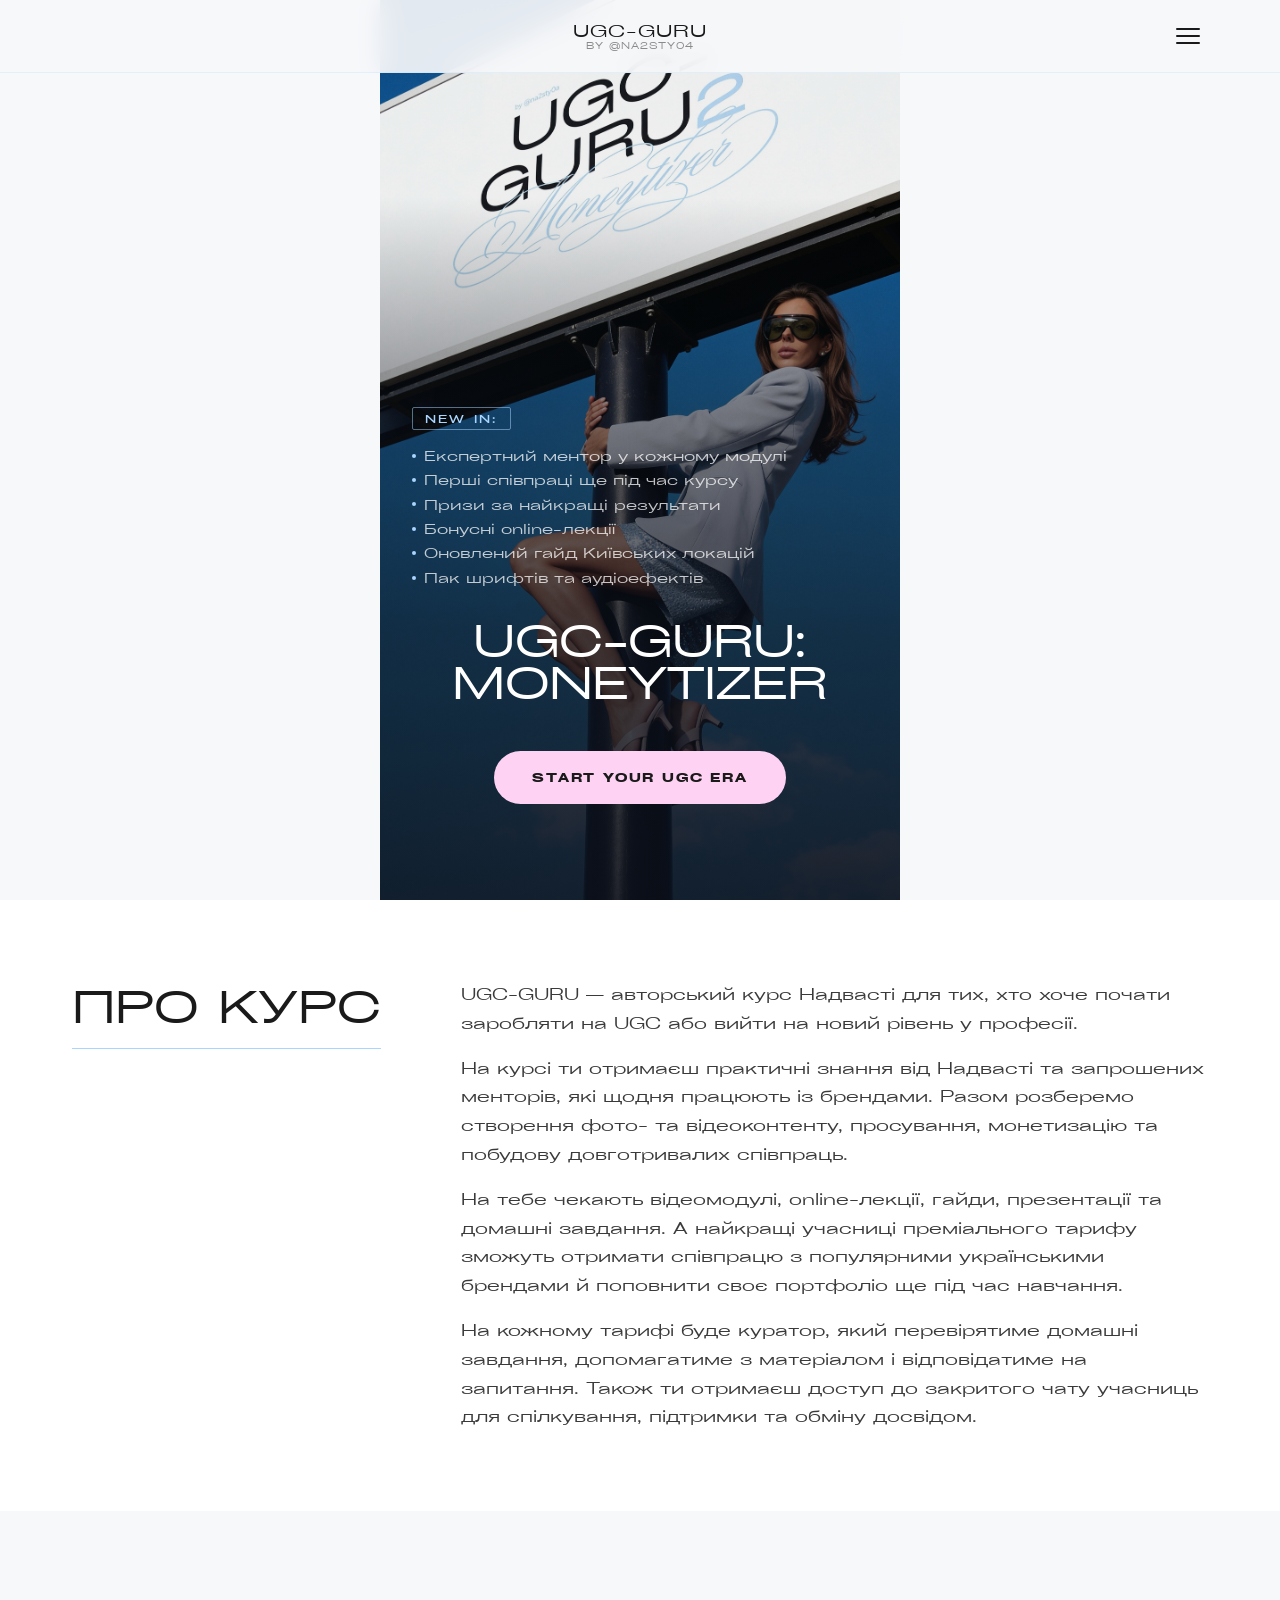
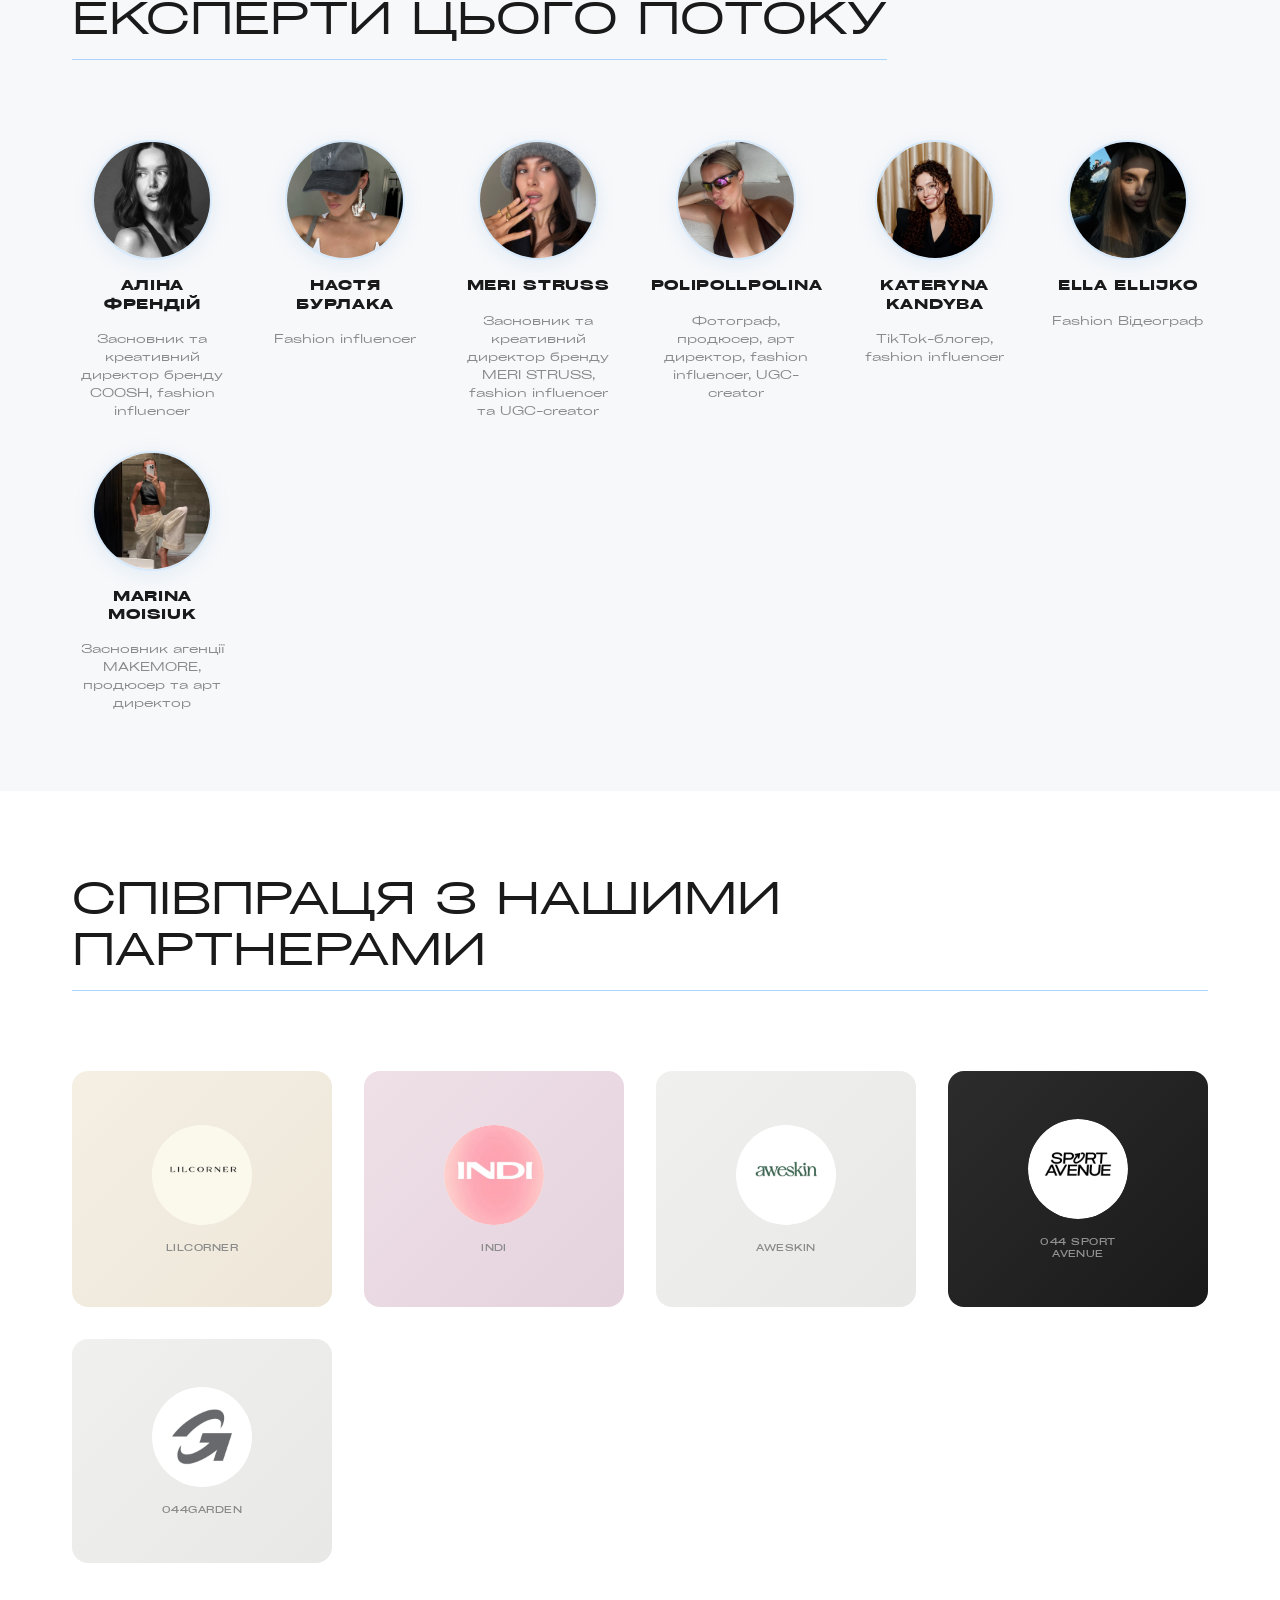
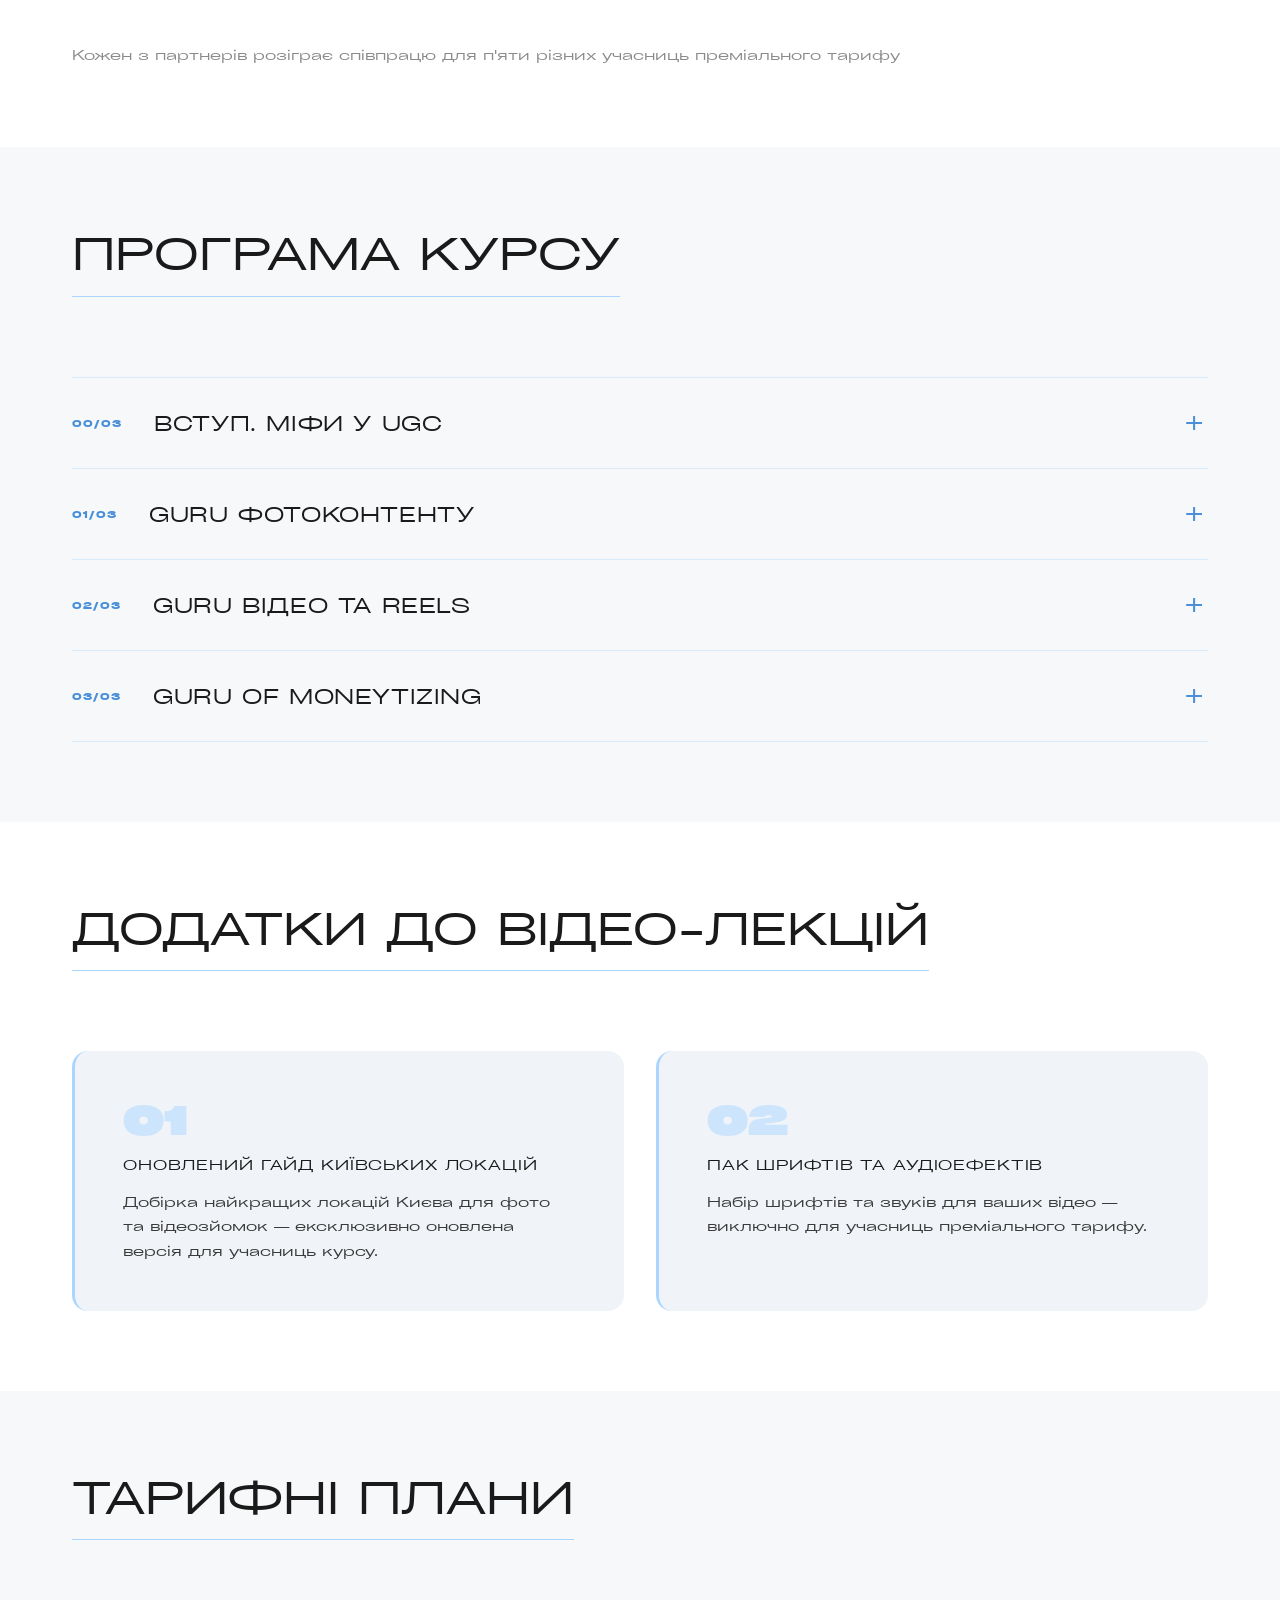
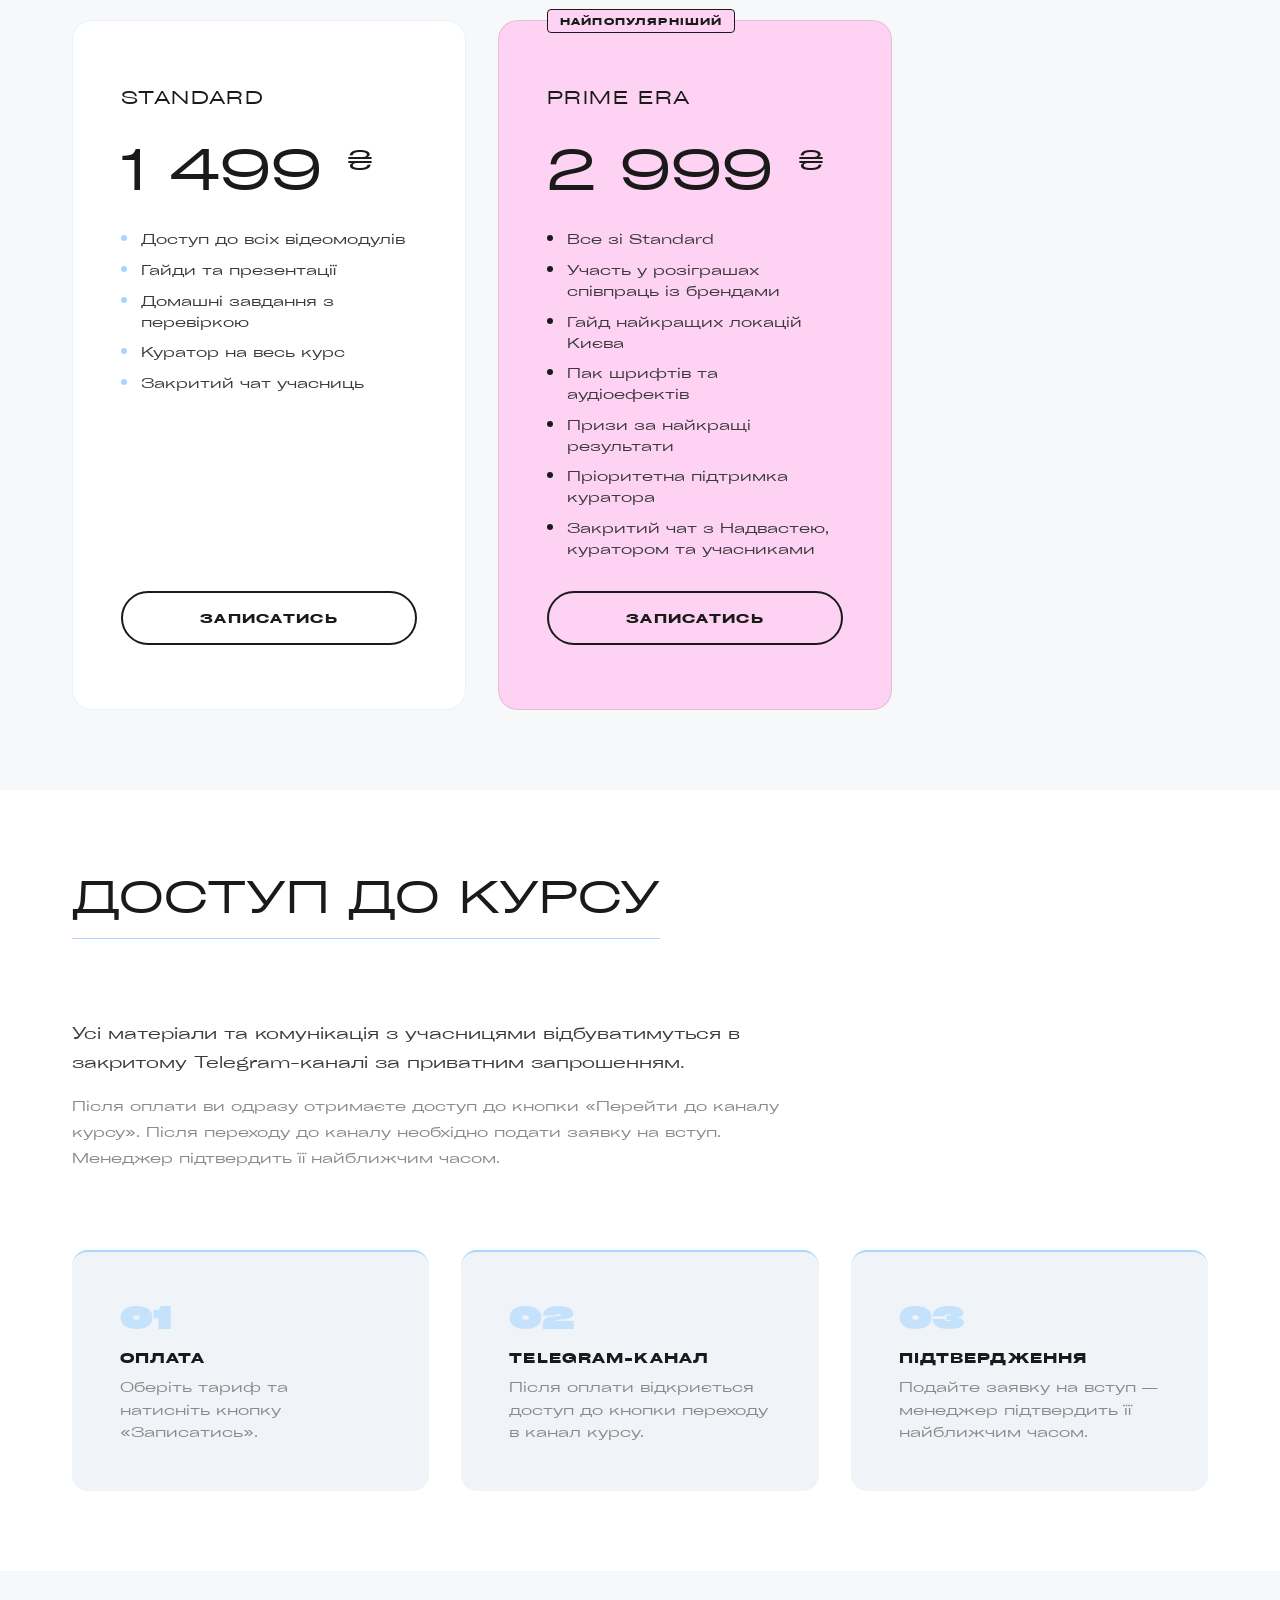
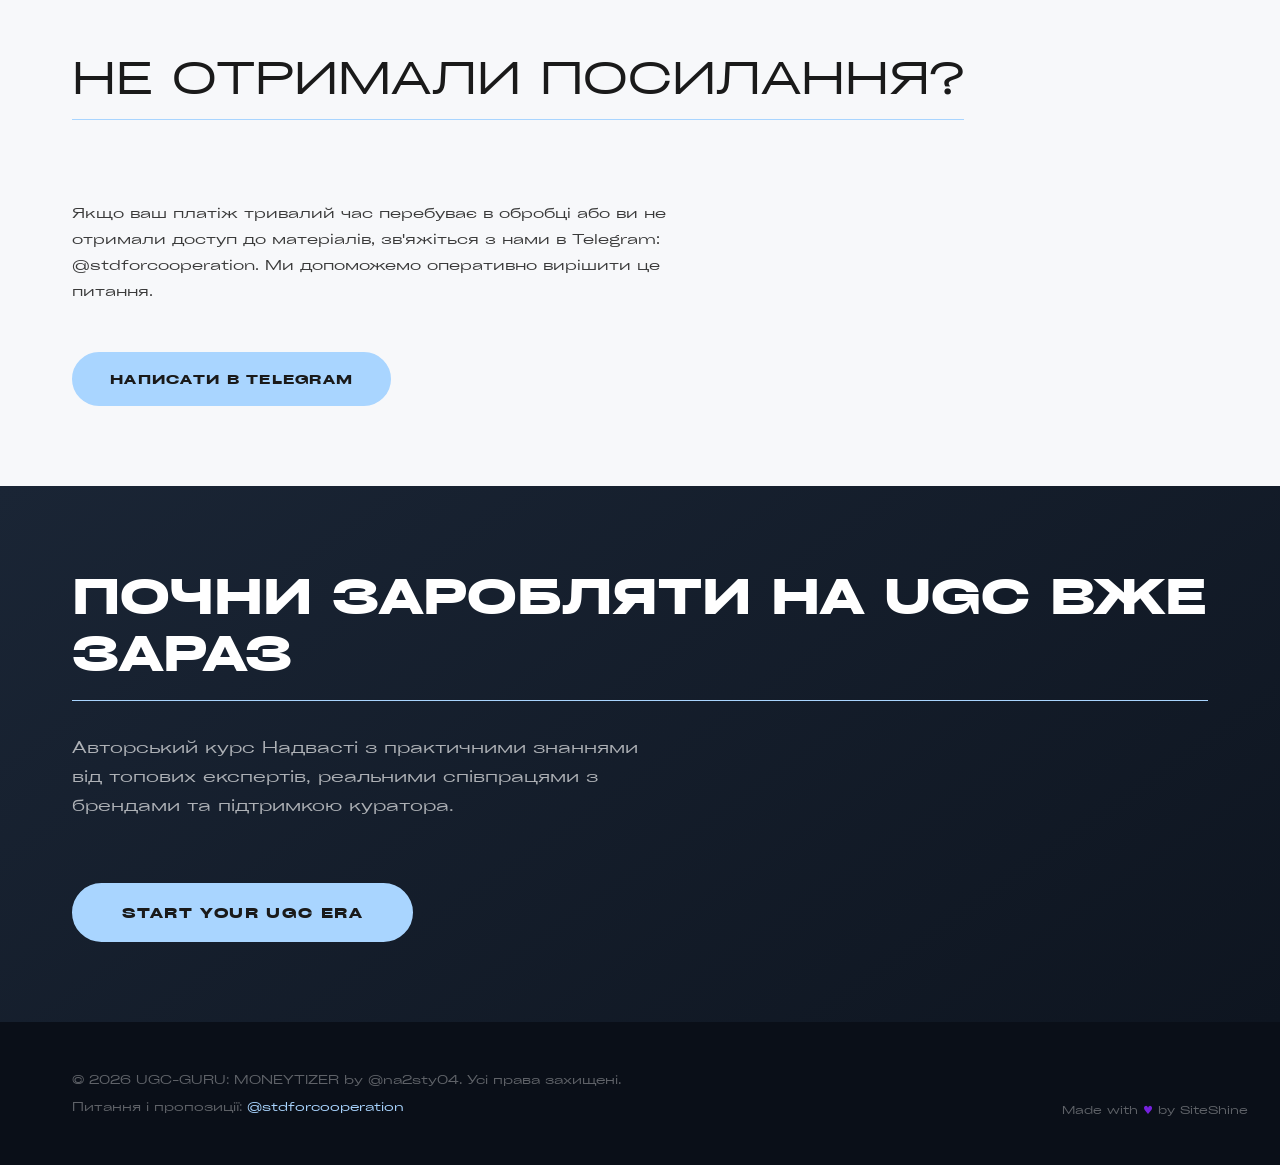
<file: index.html>
<!DOCTYPE html>
<html lang="uk">
<head>
    <meta charset="UTF-8">
    <meta name="viewport" content="width=device-width, initial-scale=1.0">
    <title>UGC-GURU: MONEYTIZER — Авторський курс від Надвасті</title>
    <meta name="description" content="UGC-GURU — авторський курс Надвасті для тих, хто хоче почати заробляти на UGC або вийти на новий рівень у професії.">
    <link rel="preload" href="images/hero.jpg" as="image">
    <link rel="stylesheet" href="styles.css">
</head>
<body>

    <header class="header">
        <div class="header-container">
            <div class="logo">
                <span class="logo-title">UGC-GURU</span>
                <span class="logo-sub">BY @NA2STY04</span>
            </div>
            <button class="hamburger" aria-label="Меню" aria-expanded="false">
                <span></span><span></span><span></span>
            </button>
        </div>
    </header>

    <div class="nav-overlay" id="nav-overlay"></div>
    <nav class="nav-menu" id="nav-menu">
        <button class="nav-close" id="nav-close" aria-label="Закрити меню">&#x2715;</button>
        <a href="#about">ПРО КУРС</a>
        <a href="#experts">ЕКСПЕРТИ</a>
        <a href="#modules">ПРОГРАМА</a>
        <a href="#partners">ПАРТНЕРИ</a>
        <a href="#pricing">ТАРИФИ</a>
        <a href="#pricing" class="cta-btn cta-btn-primary">ЗАПИСАТИСЬ</a>
    </nav>

    <main>

        <!-- HERO -->
        <section class="hero">
            <img src="images/hero.jpg" alt="UGC-GURU: MONEYTIZER" class="hero-img">
            <div class="hero-overlay"></div>
            <div class="hero-content">
                <div class="hero-badge">NEW IN:</div>
                <ul class="hero-new-list">
                    <li>Експертний ментор у кожному модулі</li>
                    <li>Перші співпраці ще під час курсу</li>
                    <li>Призи за найкращі результати</li>
                    <li>Бонусні online-лекції</li>
                    <li>Оновлений гайд Київських локацій</li>
                    <li>Пак шрифтів та аудіоефектів</li>
                </ul>
                <h1 class="hero-title">UGC-GURU:<br>MONEYTIZER</h1>
                <a href="#pricing" class="cta-btn cta-btn-hero">START YOUR UGC ERA</a>
            </div>
        </section>

        <!-- ABOUT -->
        <section id="about" class="section about-section">
            <div class="container">
                <div class="about-layout">
                    <h2 class="section-title about-title">ПРО КУРС</h2>
                    <div class="about-text">
                        <p>UGC-GURU — авторський курс Надвасті для тих, хто хоче почати заробляти на UGC або вийти на новий рівень у професії.</p>
                        <p>На курсі ти отримаєш практичні знання від Надвасті та запрошених менторів, які щодня працюють із брендами. Разом розберемо створення фото- та відеоконтенту, просування, монетизацію та побудову довготривалих співпраць.</p>
                        <p>На тебе чекають відеомодулі, online-лекції, гайди, презентації та домашні завдання. А найкращі учасниці преміального тарифу зможуть отримати співпрацю з популярними українськими брендами й поповнити своє портфоліо ще під час навчання.</p>
                        <p>На кожному тарифі буде куратор, який перевірятиме домашні завдання, допомагатиме з матеріалом і відповідатиме на запитання. Також ти отримаєш доступ до закритого чату учасниць для спілкування, підтримки та обміну досвідом.</p>
                    </div>
                </div>
            </div>
        </section>

        <!-- EXPERTS -->
        <section id="experts" class="section experts-section">
            <div class="container">
                <h2 class="section-title">ЕКСПЕРТИ ЦЬОГО ПОТОКУ</h2>
                <div class="experts-grid">
                    <div class="expert-card">
                        <div class="expert-photo-wrap">
                            <img src="images/expert-alina.png" alt="Аліна Френдій" class="expert-photo">
                        </div>
                        <h3 class="expert-name">Аліна Френдій</h3>
                        <p class="expert-title">Засновник та креативний директор бренду COOSH, fashion influencer</p>
                    </div>
                    <div class="expert-card">
                        <div class="expert-photo-wrap">
                            <img src="images/expert-nastya.png" alt="Настя Бурлака" class="expert-photo">
                        </div>
                        <h3 class="expert-name">Настя Бурлака</h3>
                        <p class="expert-title">Fashion influencer</p>
                    </div>
                    <div class="expert-card">
                        <div class="expert-photo-wrap">
                            <img src="images/expert-meri.png" alt="Meri Struss" class="expert-photo">
                        </div>
                        <h3 class="expert-name">Meri Struss</h3>
                        <p class="expert-title">Засновник та креативний директор бренду MERI STRUSS, fashion influencer та UGC-creator</p>
                    </div>
                    <div class="expert-card">
                        <div class="expert-photo-wrap">
                            <img src="images/expert-polina.png" alt="Polipollpolina" class="expert-photo">
                        </div>
                        <h3 class="expert-name">Polipollpolina</h3>
                        <p class="expert-title">Фотограф, продюсер, арт директор, fashion influencer, UGC-creator</p>
                    </div>
                    <div class="expert-card">
                        <div class="expert-photo-wrap">
                            <img src="images/expert-kateryna.png" alt="Kateryna Kandyba" class="expert-photo">
                        </div>
                        <h3 class="expert-name">Kateryna Kandyba</h3>
                        <p class="expert-title">TikTok-блогер, fashion influencer</p>
                    </div>
                    <div class="expert-card">
                        <div class="expert-photo-wrap">
                            <img src="images/expert-ella.png" alt="Ella Ellijko" class="expert-photo">
                        </div>
                        <h3 class="expert-name">Ella Ellijko</h3>
                        <p class="expert-title">Fashion Відеограф</p>
                    </div>
                    <div class="expert-card">
                        <div class="expert-photo-wrap">
                            <img src="images/expert-marina.png" alt="Marina Moisiuk" class="expert-photo">
                        </div>
                        <h3 class="expert-name">Marina Moisiuk</h3>
                        <p class="expert-title">Засновник агенції MAKEMORE, продюсер та арт директор</p>
                    </div>
                </div>
            </div>
        </section>

        <!-- PARTNERS -->
        <section id="partners" class="section partners-section">
            <div class="container">
                <h2 class="section-title">СПІВПРАЦЯ З НАШИМИ ПАРТНЕРАМИ</h2>
                <div class="partners-grid">
                    <div class="partner-card partner-card--cream">
                        <div class="partner-logo-wrap">
                            <img src="images/logo-lilcorner.png" alt="LILCORNER" class="partner-logo-img">
                        </div>
                        <p class="partner-handle">LILCORNER</p>
                    </div>
                    <div class="partner-card partner-card--rose">
                        <div class="partner-logo-wrap">
                            <img src="images/logo-indi.png" alt="INDI" class="partner-logo-img">
                        </div>
                        <p class="partner-handle">INDI</p>
                    </div>
                    <div class="partner-card partner-card--white">
                        <div class="partner-logo-wrap">
                            <img src="images/logo-aweskin.png" alt="AWESKIN" class="partner-logo-img">
                        </div>
                        <p class="partner-handle">AWESKIN</p>
                    </div>
                    <div class="partner-card partner-card--dark">
                        <div class="partner-logo-wrap">
                            <img src="images/logo-sportavenue.png" alt="044 SPORT AVENUE" class="partner-logo-img">
                        </div>
                        <p class="partner-handle">044 SPORT<br>AVENUE</p>
                    </div>
                    <div class="partner-card partner-card--white partner-card--last">
                        <div class="partner-logo-wrap">
                            <img class="partner-logo-img" src="images/logo-044garden.png" alt="044GARDEN">
                        </div>
                        <p class="partner-handle">044GARDEN</p>
                    </div>
                </div>
                <p class="partners-footer">Кожен з партнерів розіграє співпрацю для п'яти різних учасниць преміального тарифу</p>
            </div>
        </section>

        <!-- MODULES -->
        <section id="modules" class="section modules-section">
            <div class="container">
                <h2 class="section-title">ПРОГРАМА КУРСУ</h2>
                <div class="modules-list">

                    <div class="module-item">
                        <button class="module-header" aria-expanded="false">
                            <div class="module-header-left">
                                <span class="module-num">00/03</span>
                                <span class="module-name">Вступ. Міфи у UGC</span>
                            </div>
                            <span class="module-toggle" aria-hidden="true">+</span>
                        </button>
                        <div class="module-body" hidden>
                            <ul class="module-topics">
                                <li>Актуальність UGC у 2026-му році</li>
                                <li>Гроші у UGC: казка утриманок чи новий шанс?</li>
                                <li>Страхи новачків: осуд та конкуренція</li>
                                <li>Чому варто починати прямо зараз?</li>
                            </ul>
                            <div class="module-prize">
                                <span class="prize-badge">РОЗІГРАШ</span>
                                Співпраця з брендом AWESKIN — виключно для учасниць преміального тарифу
                            </div>
                        </div>
                    </div>

                    <div class="module-item">
                        <button class="module-header" aria-expanded="false">
                            <div class="module-header-left">
                                <span class="module-num">01/03</span>
                                <span class="module-name">Guru фотоконтенту</span>
                            </div>
                            <span class="module-toggle" aria-hidden="true">+</span>
                        </button>
                        <div class="module-body" hidden>
                            <div class="module-block">
                                <h4 class="module-block-title">Блок 1: Архітектура кадру × Polipollpolina</h4>
                                <ul class="module-topics">
                                    <li>Налаштування камери</li>
                                    <li>Робота зі світлом</li>
                                    <li>Побудова кадру</li>
                                    <li>UGC-інвентар</li>
                                </ul>
                            </div>
                            <div class="module-block">
                                <h4 class="module-block-title">Блок 2: Візуальний інтелект × Meri Struss</h4>
                                <ul class="module-topics">
                                    <li>Які фото сьогодні найбільше замовляють бренди</li>
                                    <li>Як розвинути надивленість і власний стиль</li>
                                    <li>Як шукати локації для зйомок</li>
                                    <li>Формула "лайкабельних фото"</li>
                                    <li>Портфоліо, що продає</li>
                                </ul>
                                <p class="module-bonus">Бонус: Оновлений гайд найкращих локацій Києва</p>
                            </div>
                            <div class="module-block">
                                <h4 class="module-block-title">Блок 3: Бачення бренду × Аліна Френдій</h4>
                                <ul class="module-topics">
                                    <li>Як COOSH обирає UGC-креаторів</li>
                                    <li>Який контент сьогодні потрібен COOSH?</li>
                                    <li>Різниця красивого кадру та сильного UGC</li>
                                    <li>Як виділятися на фоні конкурентів?</li>
                                    <li>Помилки у контенті, що відштовхують бренди</li>
                                    <li>Баланс між ТЗ і творчістю</li>
                                    <li>Що робити, якщо бренд незадоволений результатом</li>
                                </ul>
                            </div>
                            <div class="module-prize">
                                <span class="prize-badge">РОЗІГРАШ</span>
                                Співпраця з брендом INDI — виключно для учасниць преміального тарифу
                            </div>
                        </div>
                    </div>

                    <div class="module-item">
                        <button class="module-header" aria-expanded="false">
                            <div class="module-header-left">
                                <span class="module-num">02/03</span>
                                <span class="module-name">Guru відео та Reels</span>
                            </div>
                            <span class="module-toggle" aria-hidden="true">+</span>
                        </button>
                        <div class="module-body" hidden>
                            <div class="module-block">
                                <h4 class="module-block-title">Блок 1: Архітектура відеокадру × Polipollpolina</h4>
                                <ul class="module-topics">
                                    <li>Налаштування камери</li>
                                    <li>Предметна зйомка</li>
                                    <li>Поведінка у кадрі</li>
                                    <li>Подача товару</li>
                                </ul>
                            </div>
                            <div class="module-block">
                                <h4 class="module-block-title">Блок 2: Анатомія Reels</h4>
                                <ul class="module-topics">
                                    <li>Яких форматів потребує індустрія</li>
                                    <li>Надивленість, Copypast та адаптація трендів</li>
                                    <li>Секрети "зальотних" Reels</li>
                                    <li>Безкоштовно та дієво: просування завдяки Reels</li>
                                </ul>
                            </div>
                            <div class="module-block">
                                <h4 class="module-block-title">Блок 3: Guru монтажу × Ella Ellijko</h4>
                                <ul class="module-topics">
                                    <li>Тенденції монтажу в 2026-му році</li>
                                    <li>Найкращі застосунки для монтажу</li>
                                    <li>Робота з текстом та шрифтами</li>
                                    <li>Робота з аудіоефектами</li>
                                    <li>Робота з ефектами та пропорціями</li>
                                </ul>
                                <p class="module-bonus">Бонус: Набір шрифтів та звуків — виключно для учасниць преміального тарифу</p>
                            </div>
                            <div class="module-prize">
                                <span class="prize-badge">РОЗІГРАШ</span>
                                Співпраця з брендом LILCORNER — виключно для учасниць преміального тарифу
                            </div>
                        </div>
                    </div>

                    <div class="module-item">
                        <button class="module-header" aria-expanded="false">
                            <div class="module-header-left">
                                <span class="module-num">03/03</span>
                                <span class="module-name">Guru of MONEYTIZING</span>
                            </div>
                            <span class="module-toggle" aria-hidden="true">+</span>
                        </button>
                        <div class="module-body" hidden>
                            <div class="module-block">
                                <h4 class="module-block-title">Блок 1: Просування у 2026-му році</h4>
                                <ul class="module-topics">
                                    <li>Актуальне просування фотоконтенту</li>
                                    <li>Необхідність побудови ком'юніті</li>
                                    <li>Як виходити на співпрацю з брендами у 2026-му році</li>
                                </ul>
                            </div>
                            <div class="module-block">
                                <h4 class="module-block-title">Блок 2: MONEYTIZER × Meri Struss</h4>
                                <ul class="module-topics">
                                    <li>Перехід від бартеру до комерції</li>
                                    <li>Ціноутворення: формування прайсу та умов співпраці</li>
                                    <li>Реальний рівень доходу у UGC — який потолок?</li>
                                </ul>
                            </div>
                            <div class="module-block">
                                <h4 class="module-block-title">Блок 3: Професійна комунікація з брендами × Marina Moisiuk</h4>
                                <ul class="module-topics">
                                    <li>Портрет креатора, з яким працюють знову і знову</li>
                                    <li>Помилки, які коштують нових проектів</li>
                                    <li>Як бути максимально цінним для бренду?</li>
                                    <li>Порада, яка змінює кар'єру UGC-креатора</li>
                                </ul>
                            </div>
                            <div class="module-prize">
                                <span class="prize-badge">РОЗІГРАШ</span>
                                Співпраця з брендами 044GARDEN & 044 SPORT AVENUE — виключно для учасниць преміального тарифу
                            </div>
                        </div>
                    </div>

                </div>
            </div>
        </section>

        <!-- BONUSES -->
        <section id="bonuses" class="section bonuses-section">
            <div class="container">
                <h2 class="section-title">ДОДАТКИ ДО ВІДЕО-ЛЕКЦІЙ</h2>
                <div class="bonuses-grid">
                    <div class="bonus-item">
                        <span class="bonus-number">01</span>
                        <h3>ОНОВЛЕНИЙ ГАЙД КИЇВСЬКИХ ЛОКАЦІЙ</h3>
                        <p>Добірка найкращих локацій Києва для фото та відеозйомок — ексклюзивно оновлена версія для учасниць курсу.</p>
                    </div>
                    <div class="bonus-item">
                        <span class="bonus-number">02</span>
                        <h3>ПАК ШРИФТІВ ТА АУДІОЕФЕКТІВ</h3>
                        <p>Набір шрифтів та звуків для ваших відео — виключно для учасниць преміального тарифу.</p>
                    </div>
                </div>
            </div>
        </section>

        <!-- PRICING -->
        <section id="pricing" class="section pricing-section">
            <div class="container">
                <h2 class="section-title">ТАРИФНІ ПЛАНИ</h2>
                <div class="pricing-grid">
                    <div class="pricing-card">
                        <div class="pricing-tier">STANDARD</div>
                        <div class="pricing-price">1 499 <span class="pricing-currency">₴</span></div>
                        <ul class="pricing-features">
                            <li>Доступ до всіх відеомодулів</li>
                            <li>Гайди та презентації</li>
                            <li>Домашні завдання з перевіркою</li>
                            <li>Куратор на весь курс</li>
                            <li>Закритий чат учасниць</li>
                        </ul>
                        <a href="https://secure.wayforpay.com/button/b81f0e0324ac9" class="cta-btn cta-btn-secondary pricing-btn">ЗАПИСАТИСЬ</a>
                    </div>
                    <div class="pricing-card pricing-card--prime">
                        <div class="pricing-tier-badge">НАЙПОПУЛЯРНІШИЙ</div>
                        <div class="pricing-tier">PRIME ERA</div>
                        <div class="pricing-price">2 999 <span class="pricing-currency">₴</span></div>
                        <ul class="pricing-features">
                            <li>Все зі Standard</li>
                            <li>Участь у розіграшах співпраць із брендами</li>
                            <li>Гайд найкращих локацій Києва</li>
                            <li>Пак шрифтів та аудіоефектів</li>
                            <li>Призи за найкращі результати</li>
                            <li>Пріоритетна підтримка куратора</li>
                            <li>Закритий чат з Надвастею, куратором та учасниками</li>
                        </ul>
                        <a href="https://secure.wayforpay.com/button/bf1712152a7cb" class="cta-btn cta-btn-primary pricing-btn">ЗАПИСАТИСЬ</a>
                    </div>
                </div>
            </div>
        </section>

        <!-- ACCESS -->
        <section id="access" class="section access-section">
            <div class="container">
                <h2 class="section-title">ДОСТУП ДО КУРСУ</h2>
                <p class="access-intro">Усі матеріали та комунікація з учасницями відбуватимуться в закритому Telegram-каналі за приватним запрошенням.</p>
                <p class="access-note">Після оплати ви одразу отримаєте доступ до кнопки «Перейти до каналу курсу». Після переходу до каналу необхідно подати заявку на вступ. Менеджер підтвердить її найближчим часом.</p>
                <div class="steps-grid">
                    <div class="step">
                        <span class="step-number">01</span>
                        <h4>ОПЛАТА</h4>
                        <p>Оберіть тариф та натисніть кнопку «Записатись».</p>
                    </div>
                    <div class="step">
                        <span class="step-number">02</span>
                        <h4>TELEGRAM-КАНАЛ</h4>
                        <p>Після оплати відкриється доступ до кнопки переходу в канал курсу.</p>
                    </div>
                    <div class="step">
                        <span class="step-number">03</span>
                        <h4>ПІДТВЕРДЖЕННЯ</h4>
                        <p>Подайте заявку на вступ — менеджер підтвердить її найближчим часом.</p>
                    </div>
                </div>
            </div>
        </section>

        <!-- SUPPORT -->
        <section class="section support-section">
            <div class="container">
                <h2 class="section-title">НЕ ОТРИМАЛИ ПОСИЛАННЯ?</h2>
                <p class="support-text">Якщо ваш платіж тривалий час перебуває в обробці або ви не отримали доступ до матеріалів, зв'яжіться з нами в Telegram: @stdforcooperation. Ми допоможемо оперативно вирішити це питання.</p>
                <a href="https://telegram.me/stdforcooperation" class="cta-btn cta-btn-primary">НАПИСАТИ В TELEGRAM</a>
            </div>
        </section>

        <!-- FINAL CTA -->
        <section class="section final-section">
            <div class="container">
                <h2 class="final-title">ПОЧНИ ЗАРОБЛЯТИ НА UGC ВЖЕ ЗАРАЗ</h2>
                <p class="final-subtitle">Авторський курс Надвасті з практичними знаннями від топових експертів, реальними співпрацями з брендами та підтримкою куратора.</p>
                <a href="#pricing" class="cta-btn cta-btn-primary cta-btn-large">START YOUR UGC ERA</a>
            </div>
        </section>

    </main>

    <footer class="footer">
        <div class="footer-content">
            <p>&copy; 2026 UGC-GURU: MONEYTIZER by @na2sty04. Усі права захищені.</p>
            <p class="footer-contact">Питання і пропозиції: <a href="https://telegram.me/stdforcooperation">@stdforcooperation</a></p>
        </div>
        <p class="footer-credit">Made with <span class="footer-heart">♥</span> by <a href="https://siteshine.net" target="_blank" rel="noopener" class="footer-credit-link">SiteShine</a></p>
    </footer>

    <script src="script.js"></script>
</body>
</html>
</file>
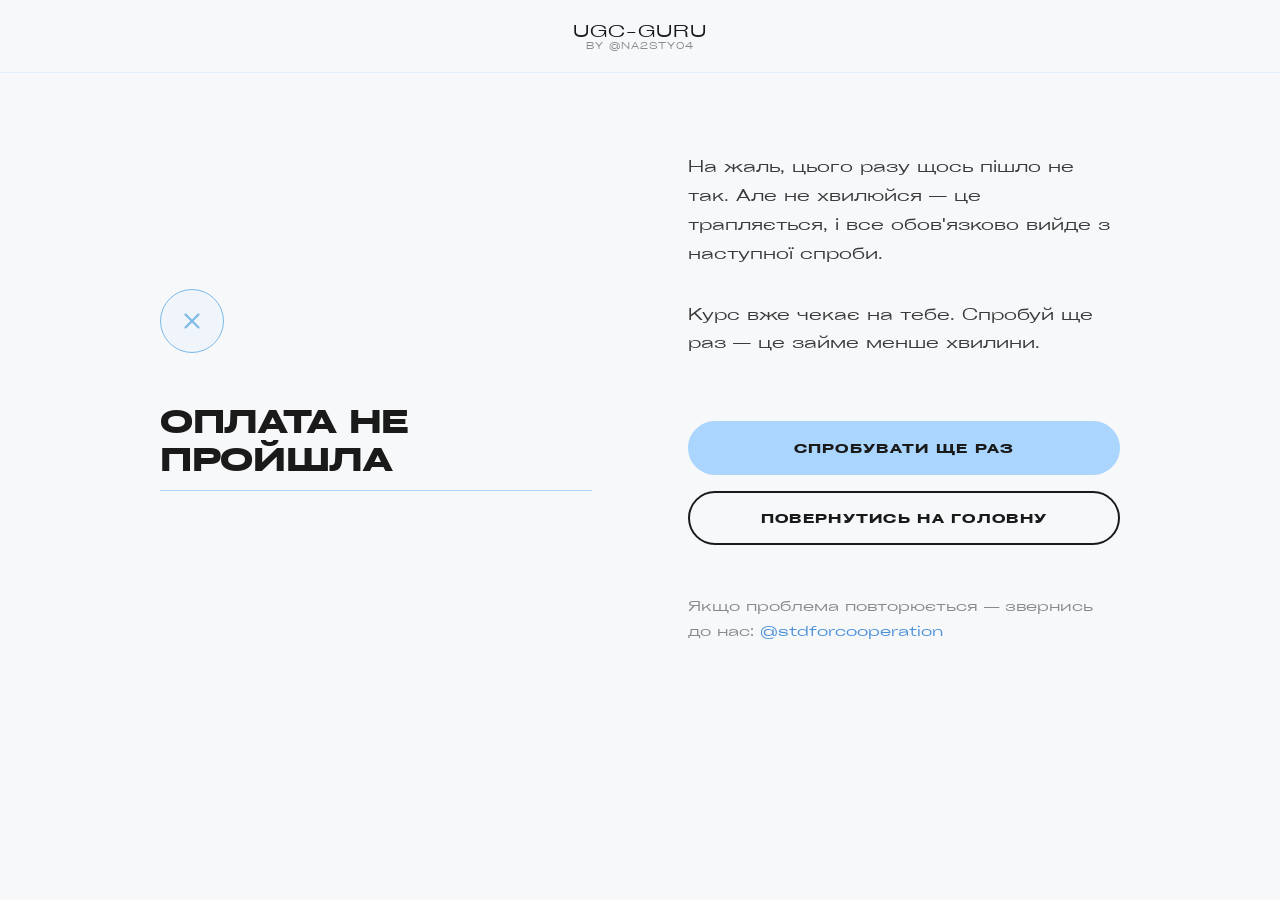
<file: cancel.html>
<!DOCTYPE html>
<html lang="uk">
<head>
    <meta charset="UTF-8">
    <meta name="viewport" content="width=device-width, initial-scale=1.0">
    <title>Оплата не пройшла — UGC-GURU</title>
    <link rel="stylesheet" href="styles.css">
    <style>
        .status-page {
            min-height: calc(100svh - 72px);
            display: flex;
            align-items: center;
            justify-content: center;
            padding: var(--space-3xl) var(--space-md);
        }
        .status-card {
            max-width: 560px;
            width: 100%;
        }
        .status-icon {
            width: 64px;
            height: 64px;
            border-radius: 50%;
            background: rgba(169, 213, 255, 0.1);
            border: 1px solid var(--azure-mid);
            display: flex;
            align-items: center;
            justify-content: center;
            margin-bottom: var(--space-lg);
        }
        .status-icon svg {
            width: 26px;
            height: 26px;
            stroke: var(--azure-mid);
            fill: none;
            stroke-width: 2;
            stroke-linecap: round;
            stroke-linejoin: round;
        }
        .status-title {
            font-size: clamp(1.75rem, 5vw, 2.75rem);
            font-weight: 700;
            letter-spacing: -0.01em;
            text-transform: uppercase;
            color: var(--text-dark);
            margin-bottom: var(--space-lg);
            padding-bottom: 0.4em;
            border-bottom: 1px solid var(--azure);
            display: inline-block;
            line-height: 1.2;
        }
        .status-body {
            margin-top: var(--space-lg);
        }
        .status-body p {
            font-size: 1rem;
            color: var(--text-primary);
            line-height: 1.8;
            margin-bottom: var(--space-md);
        }
        .status-body p.muted {
            font-size: 0.875rem;
            color: var(--text-secondary);
            margin-top: var(--space-lg);
        }
        .status-body p.muted a {
            color: var(--azure-dark);
        }
        .status-btn-wrap {
            margin-top: var(--space-xl);
            display: flex;
            flex-direction: column;
            gap: var(--space-sm);
        }
        @media (max-width: 768px) {
            .status-btn-wrap .cta-btn {
                display: block;
                width: 100%;
                text-align: center;
            }
        }
        @media (min-width: 1024px) {
            .status-page {
                padding: 2rem 4rem;
            }
            .status-card {
                max-width: 960px;
                display: grid;
                grid-template-columns: 1fr 1fr;
                gap: 6rem;
                align-items: center;
            }
            .status-body {
                margin-top: 0;
            }
            .status-title {
                font-size: 2rem;
            }
        }
    </style>
</head>
<body>
    <header class="header">
        <div class="header-container">
            <a href="/" class="logo" style="text-decoration:none;">
                <span class="logo-title">UGC-GURU</span>
                <span class="logo-sub">BY @NA2STY04</span>
            </a>
        </div>
    </header>

    <main>
        <section class="status-page">
            <div class="status-card">
                <div class="status-left">
                    <div class="status-icon">
                        <svg viewBox="0 0 24 24">
                            <line x1="18" y1="6" x2="6" y2="18"></line>
                            <line x1="6" y1="6" x2="18" y2="18"></line>
                        </svg>
                    </div>
                    <h1 class="status-title">ОПЛАТА НЕ ПРОЙШЛА</h1>
                </div>

                <div class="status-body">
                    <p>На жаль, цього разу щось пішло не так. Але не хвилюйся — це трапляється, і все обов'язково вийде з наступної спроби.</p>
                    <p>Курс вже чекає на тебе. Спробуй ще раз — це займе менше хвилини.</p>

                    <div class="status-btn-wrap">
                        <a href="#pricing" class="cta-btn cta-btn-primary">СПРОБУВАТИ ЩЕ РАЗ</a>
                        <a href="/" class="cta-btn cta-btn-secondary">ПОВЕРНУТИСЬ НА ГОЛОВНУ</a>
                    </div>

                    <p class="muted">Якщо проблема повторюється — звернись до нас: <a href="https://telegram.me/stdforcooperation">@stdforcooperation</a></p>
                </div>
            </div>
        </section>
    </main>
</body>
</html>
</file>
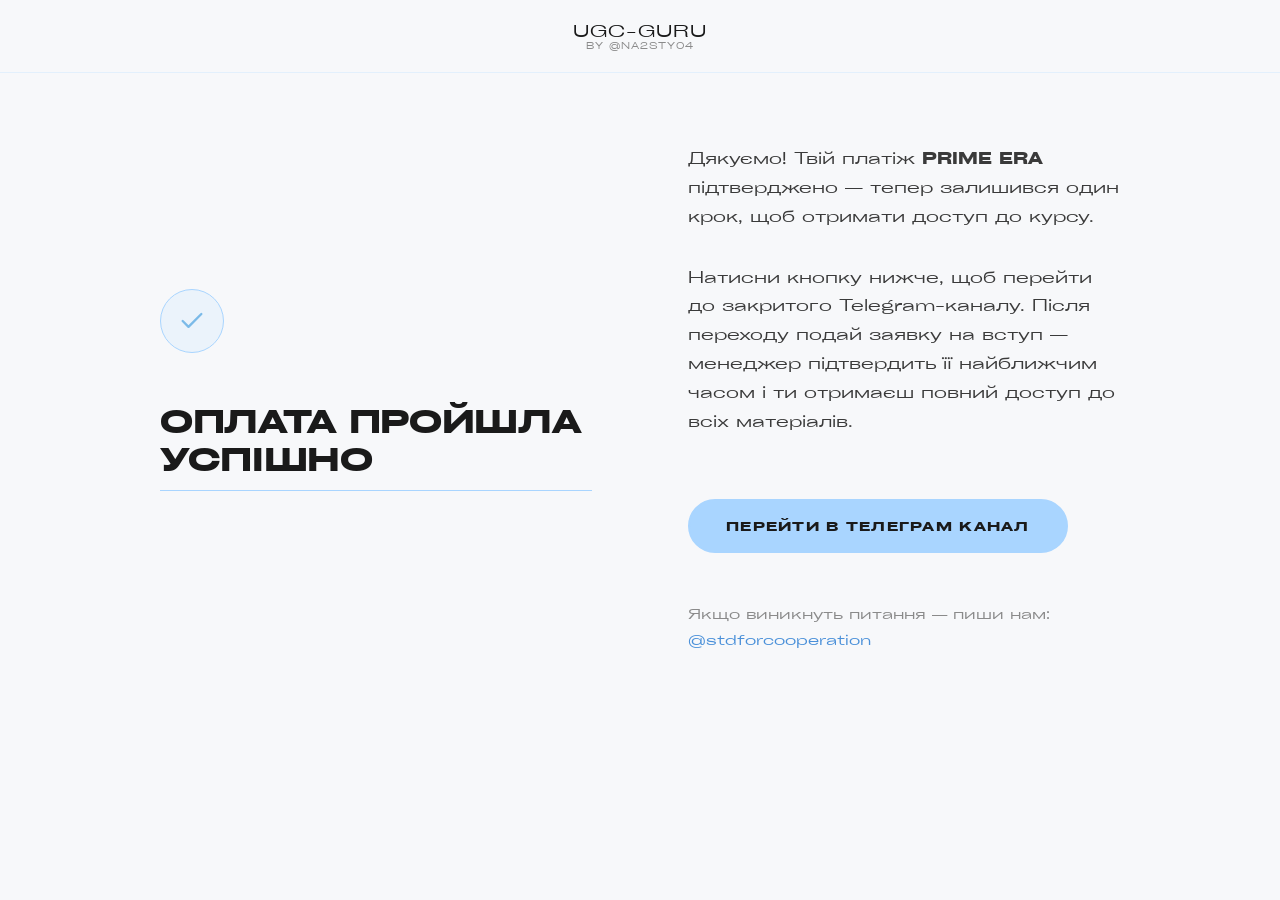
<file: success-prime.html>
<!DOCTYPE html>
<html lang="uk">
<head>
    <meta charset="UTF-8">
    <meta name="viewport" content="width=device-width, initial-scale=1.0">
    <title>Оплата успішна — PRIME ERA | UGC-GURU</title>
    <link rel="stylesheet" href="styles.css">
    <style>
        .status-page {
            min-height: calc(100svh - 72px);
            display: flex;
            align-items: center;
            justify-content: center;
            padding: var(--space-3xl) var(--space-md);
        }
        .status-card {
            max-width: 560px;
            width: 100%;
        }
        .status-icon {
            width: 64px;
            height: 64px;
            border-radius: 50%;
            background: rgba(169, 213, 255, 0.15);
            border: 1px solid var(--azure);
            display: flex;
            align-items: center;
            justify-content: center;
            margin-bottom: var(--space-lg);
        }
        .status-icon svg {
            width: 28px;
            height: 28px;
            stroke: var(--azure-mid);
            fill: none;
            stroke-width: 2;
            stroke-linecap: round;
            stroke-linejoin: round;
        }
        .status-title {
            font-size: clamp(1.75rem, 5vw, 2.75rem);
            font-weight: 700;
            letter-spacing: -0.01em;
            text-transform: uppercase;
            color: var(--text-dark);
            margin-bottom: var(--space-lg);
            padding-bottom: 0.4em;
            border-bottom: 1px solid var(--azure);
            display: inline-block;
            line-height: 1.2;
        }
        .status-body {
            margin-top: var(--space-lg);
        }
        .status-body p {
            font-size: 1rem;
            color: var(--text-primary);
            line-height: 1.8;
            margin-bottom: var(--space-md);
        }
        .status-body p.muted {
            font-size: 0.875rem;
            color: var(--text-secondary);
            margin-top: var(--space-lg);
        }
        .status-body p.muted a {
            color: var(--azure-dark);
        }
        .status-btn-wrap {
            margin-top: var(--space-xl);
        }
        @media (min-width: 1024px) {
            .status-page {
                padding: 2rem 4rem;
            }
            .status-card {
                max-width: 960px;
                display: grid;
                grid-template-columns: 1fr 1fr;
                gap: 6rem;
                align-items: center;
            }
            .status-body {
                margin-top: 0;
            }
            .status-title {
                font-size: 2rem;
            }
        }
    </style>
</head>
<body>
    <header class="header">
        <div class="header-container">
            <a href="/" class="logo" style="text-decoration:none;">
                <span class="logo-title">UGC-GURU</span>
                <span class="logo-sub">BY @NA2STY04</span>
            </a>
        </div>
    </header>

    <main>
        <section class="status-page">
            <div class="status-card">
                <div class="status-left">
                    <div class="status-icon">
                        <svg viewBox="0 0 24 24">
                            <polyline points="20 6 9 17 4 12"></polyline>
                        </svg>
                    </div>
                    <h1 class="status-title">ОПЛАТА ПРОЙШЛА УСПІШНО</h1>
                </div>

                <div class="status-body">
                    <p>Дякуємо! Твій платіж <strong>PRIME ERA</strong> підтверджено — тепер залишився один крок, щоб отримати доступ до курсу.</p>
                    <p>Натисни кнопку нижче, щоб перейти до закритого Telegram-каналу. Після переходу подай заявку на вступ — менеджер підтвердить її найближчим часом і ти отримаєш повний доступ до всіх матеріалів.</p>

                    <div class="status-btn-wrap">
                        <a href="https://t.me/+BPNDNlOfZY9iYWVi" class="cta-btn cta-btn-primary">ПЕРЕЙТИ В ТЕЛЕГРАМ КАНАЛ</a>
                    </div>

                    <p class="muted">Якщо виникнуть питання — пиши нам: <a href="https://telegram.me/stdforcooperation">@stdforcooperation</a></p>
                </div>
            </div>
        </section>
    </main>
</body>
</html>
</file>
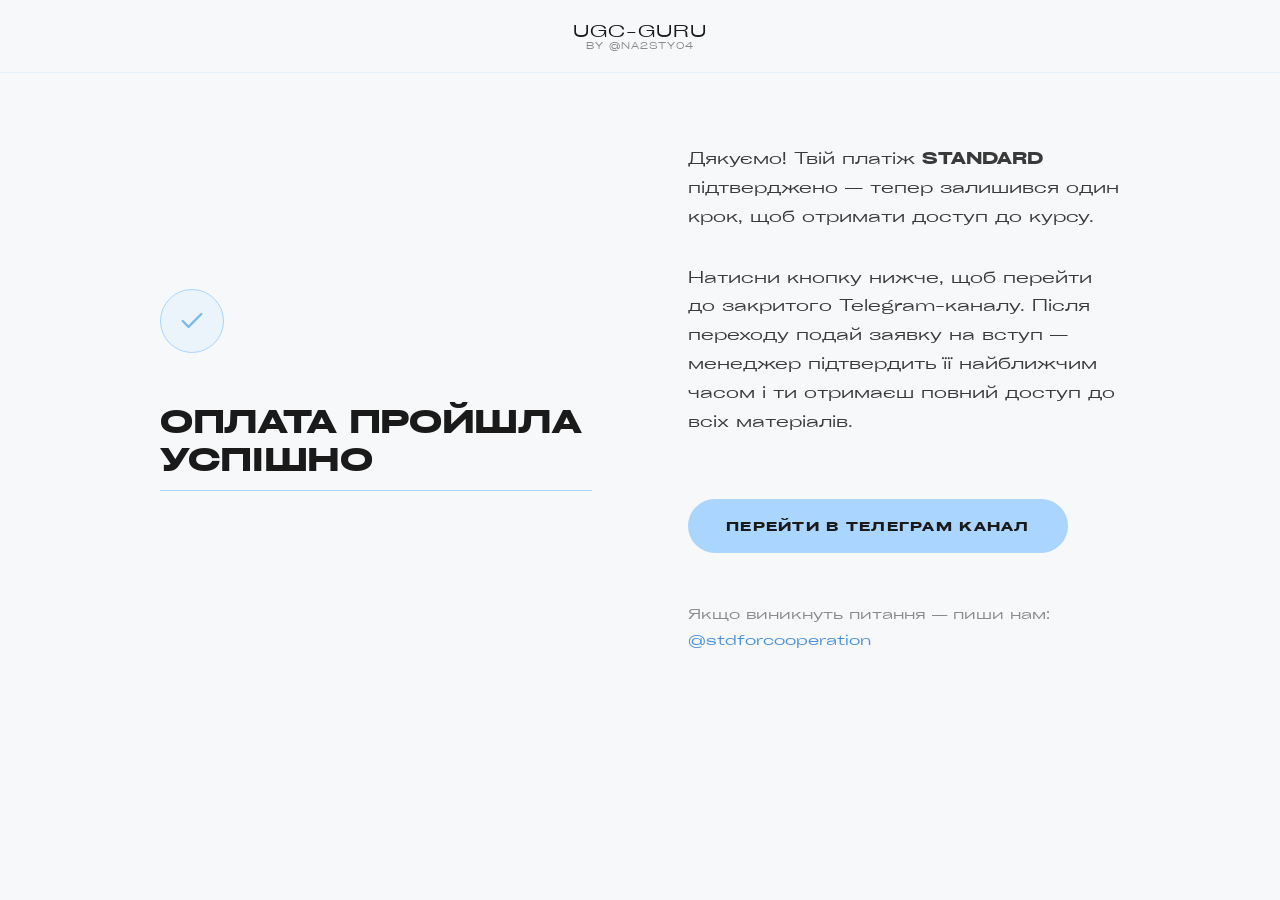
<file: success-standard.html>
<!DOCTYPE html>
<html lang="uk">
<head>
    <meta charset="UTF-8">
    <meta name="viewport" content="width=device-width, initial-scale=1.0">
    <title>Оплата успішна — STANDARD | UGC-GURU</title>
    <link rel="stylesheet" href="styles.css">
    <style>
        .status-page {
            min-height: calc(100svh - 72px);
            display: flex;
            align-items: center;
            justify-content: center;
            padding: var(--space-3xl) var(--space-md);
        }
        .status-card {
            max-width: 560px;
            width: 100%;
        }
        .status-icon {
            width: 64px;
            height: 64px;
            border-radius: 50%;
            background: rgba(169, 213, 255, 0.15);
            border: 1px solid var(--azure);
            display: flex;
            align-items: center;
            justify-content: center;
            margin-bottom: var(--space-lg);
        }
        .status-icon svg {
            width: 28px;
            height: 28px;
            stroke: var(--azure-mid);
            fill: none;
            stroke-width: 2;
            stroke-linecap: round;
            stroke-linejoin: round;
        }
        .status-title {
            font-size: clamp(1.75rem, 5vw, 2.75rem);
            font-weight: 700;
            letter-spacing: -0.01em;
            text-transform: uppercase;
            color: var(--text-dark);
            margin-bottom: var(--space-lg);
            padding-bottom: 0.4em;
            border-bottom: 1px solid var(--azure);
            display: inline-block;
            line-height: 1.2;
        }
        .status-body {
            margin-top: var(--space-lg);
        }
        .status-body p {
            font-size: 1rem;
            color: var(--text-primary);
            line-height: 1.8;
            margin-bottom: var(--space-md);
        }
        .status-body p.muted {
            font-size: 0.875rem;
            color: var(--text-secondary);
            margin-top: var(--space-lg);
        }
        .status-body p.muted a {
            color: var(--azure-dark);
        }
        .status-btn-wrap {
            margin-top: var(--space-xl);
        }
        @media (min-width: 1024px) {
            .status-page {
                padding: 2rem 4rem;
            }
            .status-card {
                max-width: 960px;
                display: grid;
                grid-template-columns: 1fr 1fr;
                gap: 6rem;
                align-items: center;
            }
            .status-body {
                margin-top: 0;
            }
            .status-title {
                font-size: 2rem;
            }
        }
    </style>
</head>
<body>
    <header class="header">
        <div class="header-container">
            <a href="/" class="logo" style="text-decoration:none;">
                <span class="logo-title">UGC-GURU</span>
                <span class="logo-sub">BY @NA2STY04</span>
            </a>
        </div>
    </header>

    <main>
        <section class="status-page">
            <div class="status-card">
                <div class="status-left">
                    <div class="status-icon">
                        <svg viewBox="0 0 24 24">
                            <polyline points="20 6 9 17 4 12"></polyline>
                        </svg>
                    </div>
                    <h1 class="status-title">ОПЛАТА ПРОЙШЛА УСПІШНО</h1>
                </div>

                <div class="status-body">
                    <p>Дякуємо! Твій платіж <strong>STANDARD</strong> підтверджено — тепер залишився один крок, щоб отримати доступ до курсу.</p>
                    <p>Натисни кнопку нижче, щоб перейти до закритого Telegram-каналу. Після переходу подай заявку на вступ — менеджер підтвердить її найближчим часом і ти отримаєш повний доступ до всіх матеріалів.</p>

                    <div class="status-btn-wrap">
                        <a href="https://t.me/+ijGx0ZJblJBiYzcy" class="cta-btn cta-btn-primary">ПЕРЕЙТИ В ТЕЛЕГРАМ КАНАЛ</a>
                    </div>

                    <p class="muted">Якщо виникнуть питання — пиши нам: <a href="https://telegram.me/stdforcooperation">@stdforcooperation</a></p>
                </div>
            </div>
        </section>
    </main>
</body>
</html>
</file>
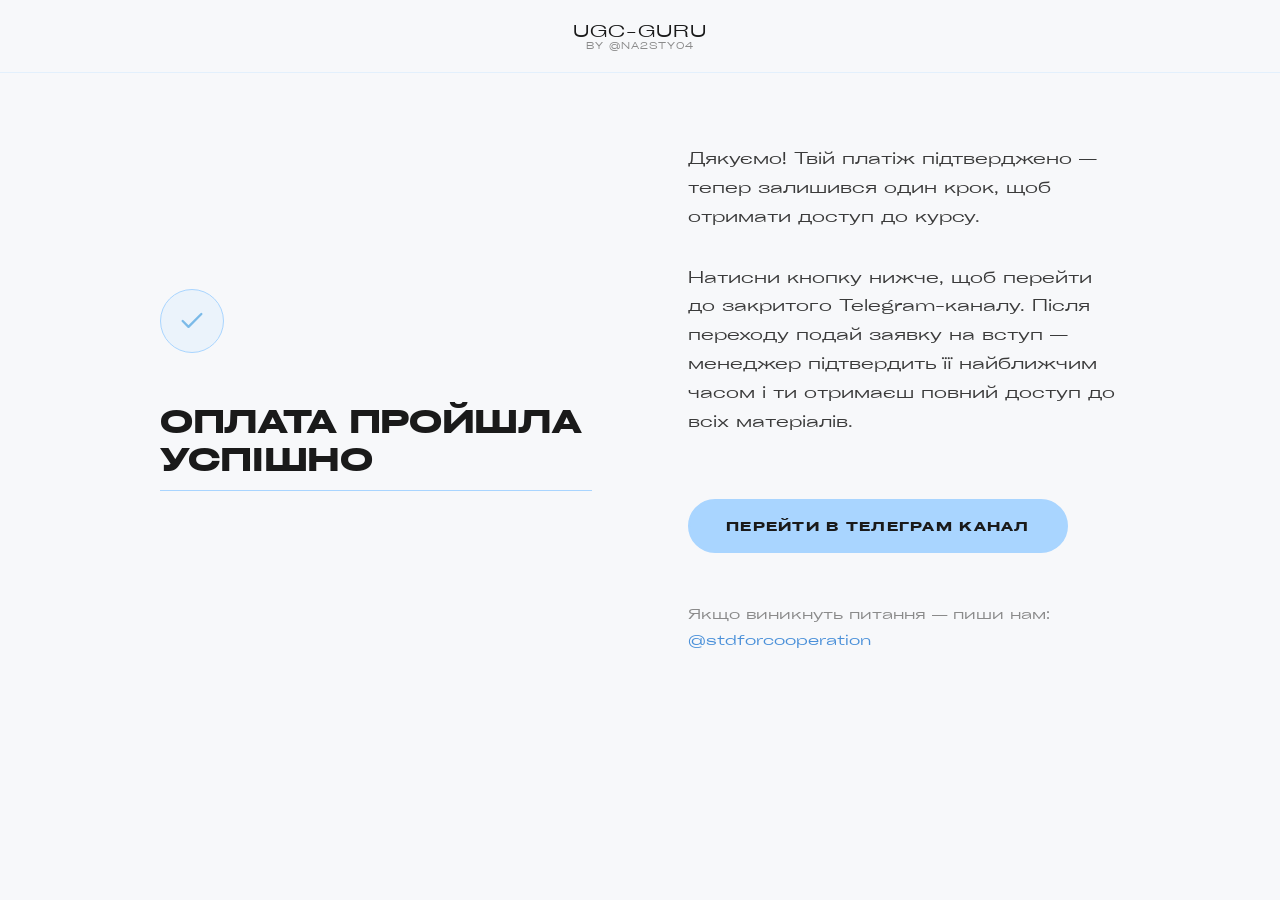
<file: success.html>
<!DOCTYPE html>
<html lang="uk">
<head>
    <meta charset="UTF-8">
    <meta name="viewport" content="width=device-width, initial-scale=1.0">
    <title>Оплата успішна — UGC-GURU</title>
    <link rel="stylesheet" href="styles.css">
    <style>
        .status-page {
            min-height: calc(100svh - 72px);
            display: flex;
            align-items: center;
            justify-content: center;
            padding: var(--space-3xl) var(--space-md);
        }
        .status-card {
            max-width: 560px;
            width: 100%;
        }
        .status-icon {
            width: 64px;
            height: 64px;
            border-radius: 50%;
            background: rgba(169, 213, 255, 0.15);
            border: 1px solid var(--azure);
            display: flex;
            align-items: center;
            justify-content: center;
            margin-bottom: var(--space-lg);
        }
        .status-icon svg {
            width: 28px;
            height: 28px;
            stroke: var(--azure-mid);
            fill: none;
            stroke-width: 2;
            stroke-linecap: round;
            stroke-linejoin: round;
        }
        .status-title {
            font-size: clamp(1.75rem, 5vw, 2.75rem);
            font-weight: 700;
            letter-spacing: -0.01em;
            text-transform: uppercase;
            color: var(--text-dark);
            margin-bottom: var(--space-lg);
            padding-bottom: 0.4em;
            border-bottom: 1px solid var(--azure);
            display: inline-block;
            line-height: 1.2;
        }
        .status-body {
            margin-top: var(--space-lg);
        }
        .status-body p {
            font-size: 1rem;
            color: var(--text-primary);
            line-height: 1.8;
            margin-bottom: var(--space-md);
        }
        .status-body p.muted {
            font-size: 0.875rem;
            color: var(--text-secondary);
            margin-top: var(--space-lg);
        }
        .status-body p.muted a {
            color: var(--azure-dark);
        }
        .status-btn-wrap {
            margin-top: var(--space-xl);
        }
        @media (min-width: 1024px) {
            .status-page {
                padding: 2rem 4rem;
            }
            .status-card {
                max-width: 960px;
                display: grid;
                grid-template-columns: 1fr 1fr;
                gap: 6rem;
                align-items: center;
            }
            .status-body {
                margin-top: 0;
            }
            .status-title {
                font-size: 2rem;
            }
        }
    </style>
</head>
<body>
    <header class="header">
        <div class="header-container">
            <a href="/" class="logo" style="text-decoration:none;">
                <span class="logo-title">UGC-GURU</span>
                <span class="logo-sub">BY @NA2STY04</span>
            </a>
        </div>
    </header>

    <main>
        <section class="status-page">
            <div class="status-card">
                <div class="status-left">
                    <div class="status-icon">
                        <svg viewBox="0 0 24 24">
                            <polyline points="20 6 9 17 4 12"></polyline>
                        </svg>
                    </div>
                    <h1 class="status-title">ОПЛАТА ПРОЙШЛА УСПІШНО</h1>
                </div>

                <div class="status-body">
                    <p>Дякуємо! Твій платіж підтверджено — тепер залишився один крок, щоб отримати доступ до курсу.</p>
                    <p>Натисни кнопку нижче, щоб перейти до закритого Telegram-каналу. Після переходу подай заявку на вступ — менеджер підтвердить її найближчим часом і ти отримаєш повний доступ до всіх матеріалів.</p>

                    <div class="status-btn-wrap">
                        <a href="https://telegram.me/+0DBapt_sRbM4Zjli" class="cta-btn cta-btn-primary">ПЕРЕЙТИ В ТЕЛЕГРАМ КАНАЛ</a>
                    </div>

                    <p class="muted">Якщо виникнуть питання — пиши нам: <a href="https://telegram.me/stdforcooperation">@stdforcooperation</a></p>
                </div>
            </div>
        </section>
    </main>
</body>
</html>
</file>
<file: styles.css>
/* ─── Fonts ─────────────────────────────────────────────────── */
@font-face {
    font-family: 'CyGroteskGrand';
    src: url('fonts/CyGroteskGrand-Regular.woff2') format('woff2');
    font-weight: 400; font-display: swap;
}
@font-face {
    font-family: 'CyGroteskGrand';
    src: url('fonts/CyGroteskGrand-Medium.woff2') format('woff2');
    font-weight: 500; font-display: swap;
}
@font-face {
    font-family: 'CyGroteskGrand';
    src: url('fonts/CyGroteskGrand-Bold.woff2') format('woff2');
    font-weight: 700; font-display: swap;
}
@font-face {
    font-family: 'CyGroteskGrand';
    src: url('fonts/CyGroteskGrand-Dark.woff2') format('woff2');
    font-weight: 800; font-display: swap;
}

/* ─── Tokens ─────────────────────────────────────────────────── */
:root {
    --azure: #A9D5FF;
    --azure-mid: #7BBAE8;
    --azure-dark: #4A90D9;
    --bg-main: #F7F8FA;
    --bg-section: #F0F4F8;
    --text-primary: #3A3A3A;
    --text-dark: #1A1A1A;
    --text-secondary: #8A8A8A;
    --space-xs: 0.5rem;
    --space-sm: 1rem;
    --space-md: 2rem;
    --space-lg: 3rem;
    --space-xl: 4rem;
    --space-2xl: 5rem;
    --space-3xl: 6rem;
}

/* ─── Reset ──────────────────────────────────────────────────── */
*, *::before, *::after { box-sizing: border-box; margin: 0; padding: 0; }
[hidden] { display: none !important; }
html { scroll-behavior: smooth; overflow-x: hidden; }
body {
    font-family: 'CyGroteskGrand', 'Inter', system-ui, sans-serif;
    background: var(--bg-main);
    color: var(--text-primary);
    overflow-x: hidden;
    width: 100%;
}
img { max-width: 100%; display: block; }
a { text-decoration: none; color: inherit; }
ul { list-style: none; }
button { font-family: inherit; cursor: pointer; border: none; background: none; }

/* ─── Header ─────────────────────────────────────────────────── */
.header {
    position: fixed;
    top: 0; left: 0; right: 0;
    z-index: 100;
    background: rgba(247, 248, 250, 0.92);
    backdrop-filter: blur(12px);
    -webkit-backdrop-filter: blur(12px);
    border-bottom: 1px solid rgba(169, 213, 255, 0.25);
}
.header-container {
    max-width: 1200px;
    margin: 0 auto;
    padding: 0 var(--space-md);
    height: 72px;
    display: flex;
    align-items: center;
    justify-content: flex-end;
    position: relative;
}
.logo {
    display: flex;
    flex-direction: column;
    align-items: center;
    position: absolute;
    left: 50%;
    transform: translateX(-50%);
}
.logo-title {
    font-size: 1.05rem;
    font-weight: 400;
    letter-spacing: 0.06em;
    text-transform: uppercase;
    color: var(--text-dark);
    line-height: 1.1;
}
.logo-sub {
    font-size: 0.55rem;
    font-weight: 400;
    letter-spacing: 0.12em;
    color: var(--text-secondary);
    text-transform: uppercase;
}

/* ─── Hamburger ──────────────────────────────────────────────── */
.hamburger {
    display: flex;
    flex-direction: column;
    gap: 5px;
    padding: 8px;
    width: 40px;
    height: 40px;
    justify-content: center;
}
.hamburger span {
    display: block;
    width: 24px;
    height: 2px;
    background: var(--text-dark);
    border-radius: 2px;
    transition: all 0.3s ease;
}
.hamburger.open span:nth-child(1) { transform: translateY(7px) rotate(45deg); }
.hamburger.open span:nth-child(2) { opacity: 0; }
.hamburger.open span:nth-child(3) { transform: translateY(-7px) rotate(-45deg); }

/* ─── Nav overlay ────────────────────────────────────────────── */
.nav-overlay {
    position: fixed; inset: 0;
    background: rgba(0,0,0,0.4);
    z-index: 200;
    opacity: 0; pointer-events: none;
    transition: opacity 0.3s ease;
}
.nav-overlay.open { opacity: 1; pointer-events: auto; }

.nav-menu {
    position: fixed;
    top: 0; right: 0;
    width: min(320px, 85vw);
    height: 100%;
    background: var(--bg-main);
    z-index: 201;
    display: flex;
    flex-direction: column;
    padding: var(--space-2xl) var(--space-md) var(--space-xl);
    gap: var(--space-sm);
    transform: translateX(100%);
    transition: transform 0.35s cubic-bezier(0.4, 0, 0.2, 1);
}
.nav-menu.open { transform: translateX(0); }
.nav-menu a {
    font-size: 0.875rem;
    font-weight: 400;
    letter-spacing: 0.1em;
    text-transform: uppercase;
    color: var(--text-dark);
    padding: var(--space-xs) 0;
    border-bottom: 1px solid rgba(169, 213, 255, 0.2);
}
.nav-menu a:last-child { border-bottom: none; margin-top: auto; }
.nav-close {
    position: absolute;
    top: var(--space-sm);
    right: var(--space-sm);
    font-size: 1.25rem;
    color: var(--text-secondary);
    padding: 8px;
}

/* ─── Buttons ────────────────────────────────────────────────── */
.cta-btn {
    display: inline-block;
    padding: 1rem 2.25rem;
    border-radius: 999px;
    font-size: 0.8rem;
    font-weight: 700;
    letter-spacing: 0.1em;
    text-transform: uppercase;
    text-align: center;
    transition: all 0.25s ease;
    white-space: nowrap;
}
.cta-btn-primary {
    background: var(--azure);
    color: var(--text-dark);
    border: 2px solid var(--azure);
}
.cta-btn-primary:hover { background: var(--azure-mid); border-color: var(--azure-mid); }
.cta-btn-secondary {
    background: transparent;
    color: var(--text-dark);
    border: 2px solid var(--text-dark);
}
.cta-btn-secondary:hover { background: var(--text-dark); color: #fff; }
.cta-btn-hero {
    background: #FED2F3;
    color: var(--text-dark);
    border: 2px solid transparent;
    font-size: 0.75rem;
    letter-spacing: 0.15em;
    display: block;
    width: fit-content;
    margin: 0 auto;
}
.cta-btn-hero:hover { background: #fbbde9; }
.cta-btn-large { padding: 1.125rem 3rem; font-size: 0.875rem; }

/* ─── Sections ───────────────────────────────────────────────── */
.section { padding: var(--space-2xl) 0; }
.container {
    max-width: 1200px;
    margin: 0 auto;
    padding: 0 var(--space-md);
}
.section-title {
    font-size: clamp(1.75rem, 4vw, 2.75rem);
    font-weight: 400;
    text-transform: uppercase;
    color: var(--text-dark);
    margin-bottom: var(--space-2xl);
    text-align: left;
    padding-bottom: 0.4em;
    border-bottom: 1px solid var(--azure);
    display: inline-block;
    line-height: 1.15;
}

/* ─── Hero ───────────────────────────────────────────────────── */
.hero {
    position: relative;
    height: 100svh;
    min-height: 620px;
    overflow: hidden;
    display: flex;
    align-items: flex-end;
    justify-content: center;
}
.hero-img {
    position: absolute;
    inset: 0;
    width: 100%;
    height: 100%;
    object-fit: cover;
    object-position: 68% top;
}
.hero-overlay {
    position: absolute;
    inset: 0;
    background: linear-gradient(
        to top,
        rgba(10, 15, 25, 0.88) 0%,
        rgba(10, 15, 25, 0.72) 30%,
        rgba(10, 15, 25, 0.45) 55%,
        rgba(10, 15, 25, 0.05) 78%
    );
}
.hero-content {
    position: relative;
    z-index: 2;
    padding: 0 var(--space-md) var(--space-xl);
    max-width: 680px;
    width: 100%;
}
.hero-badge {
    display: inline-block;
    font-size: 0.55rem;
    font-weight: 500;
    letter-spacing: 0.2em;
    text-transform: uppercase;
    color: var(--azure);
    margin-bottom: var(--space-sm);
    padding: 3px 12px;
    border: 0.5px solid rgba(169, 213, 255, 0.5);
    border-radius: 2px;
}
.hero-new-list {
    margin-bottom: var(--space-md);
    display: flex;
    flex-direction: column;
    gap: 0.3rem;
}
.hero-new-list li {
    font-size: 0.7rem;
    color: rgba(255,255,255,0.75);
    display: flex;
    align-items: center;
    gap: 0.5rem;
    line-height: 1.4;
}
.hero-new-list li::before {
    content: '';
    flex-shrink: 0;
    width: 4px;
    height: 4px;
    border-radius: 50%;
    background: var(--azure);
}
.hero-title {
    font-size: clamp(2.5rem, 8vw, 5.5rem);
    font-weight: 400;
    text-transform: uppercase;
    color: #ffffff;
    line-height: 0.95;
    letter-spacing: -0.02em;
    margin-bottom: var(--space-lg);
    text-align: center;
}
@media (min-width: 768px) {
    .hero-img { object-position: 58% top; }
    .hero-content { padding: var(--space-3xl) var(--space-lg); }
}
@media (min-width: 1024px) {
    .hero {
        max-width: 520px;
        margin: 0 auto;
    }
    .hero-img { object-position: 52% top; }
    .hero-content { padding: var(--space-3xl) var(--space-md); max-width: 100%; }
    .hero-title { font-size: 2.75rem; }
    .hero-new-list li { font-size: 0.875rem; }
    .hero-badge { font-size: 0.7rem; }
}

/* ─── About ──────────────────────────────────────────────────── */
.about-section { background: #fff; }
.about-layout {
    display: grid;
    grid-template-columns: 1fr;
    gap: var(--space-md);
}
.about-text p {
    font-size: 1rem;
    line-height: 1.8;
    color: var(--text-primary);
    margin-bottom: var(--space-sm);
}
.about-text p:last-child { margin-bottom: 0; }
@media (min-width: 900px) {
    .about-layout {
        grid-template-columns: auto 1fr;
        gap: var(--space-2xl);
        align-items: start;
    }
    .about-title { white-space: nowrap; }
}

/* ─── Experts ────────────────────────────────────────────────── */
.experts-section { background: var(--bg-main); }
.experts-grid {
    display: grid;
    grid-template-columns: repeat(2, 1fr);
    gap: var(--space-lg) var(--space-md);
}
.expert-card {
    display: flex;
    flex-direction: column;
    align-items: center;
    text-align: center;
    gap: var(--space-sm);
    animation: fadeInUp 0.7s ease-out both;
}
.expert-photo-wrap {
    width: 140px;
    height: 140px;
    border-radius: 50%;
    overflow: hidden;
    flex-shrink: 0;
    border: 2px solid rgba(169, 213, 255, 0.4);
    box-shadow: 0 4px 20px rgba(74, 144, 217, 0.12);
}
.expert-photo {
    width: 100%;
    height: 100%;
    object-fit: cover;
    object-position: center center;
}
.expert-name {
    font-size: 0.875rem;
    font-weight: 700;
    text-transform: uppercase;
    letter-spacing: 0.05em;
    color: var(--text-dark);
    line-height: 1.3;
}
.expert-title {
    font-size: 0.75rem;
    color: var(--text-secondary);
    line-height: 1.5;
}
@media (min-width: 600px) {
    .experts-grid { grid-template-columns: repeat(3, 1fr); }
}
@media (min-width: 1024px) {
    .experts-grid { grid-template-columns: repeat(6, 1fr); gap: var(--space-md); }
    .expert-photo-wrap { width: 120px; height: 120px; }
}

/* ─── Partners ───────────────────────────────────────────────── */
.partners-section { background: #fff; }
.partners-grid {
    display: grid;
    grid-template-columns: 1fr 1fr;
    gap: var(--space-md);
    margin-bottom: var(--space-2xl);
}
.partner-card {
    border-radius: 16px;
    padding: var(--space-lg) var(--space-md);
    display: flex;
    flex-direction: column;
    align-items: center;
    justify-content: center;
    gap: var(--space-sm);
    min-width: 0;
}
.partner-card--cream { background: linear-gradient(135deg, #F5EFE4 0%, #EDE6D8 100%); }
.partner-card--white { background: linear-gradient(135deg, #F0F0EE 0%, #E8E8E6 100%); }
.partner-card--rose  { background: linear-gradient(135deg, #EFE0E8 0%, #E4D2DC 100%); }
.partner-card--dark  { background: linear-gradient(135deg, #2C2C2C 0%, #1A1A1A 100%); }
.partner-card--azure { background: linear-gradient(135deg, #E8F4FF 0%, #D4EAFF 100%); }
.partner-card--last {
    grid-column: 1 / -1;
    width: calc(50% - var(--space-md) / 2);
    margin: 0 auto;
}
.partner-logo-wrap {
    width: 100px;
    height: 100px;
    border-radius: 50%;
    overflow: hidden;
    background: rgba(255,255,255,0.55);
    backdrop-filter: blur(8px);
    display: flex;
    align-items: center;
    justify-content: center;
}
.partner-card--dark .partner-logo-wrap { background: rgba(255,255,255,0.12); }
.partner-logo-img { width: 100%; height: 100%; object-fit: cover; border-radius: 50%; }
.partner-logo-text-wrap {
    width: 100px;
    height: 100px;
    border-radius: 50%;
    background: rgba(255,255,255,0.6);
    display: flex;
    align-items: center;
    justify-content: center;
}
.partner-logo-text {
    font-size: 0.7rem;
    font-weight: 800;
    text-transform: uppercase;
    letter-spacing: 0.08em;
    text-align: center;
    color: var(--text-dark);
    line-height: 1.3;
}
.partner-handle {
    font-size: 0.56rem;
    font-weight: 500;
    letter-spacing: 0.05em;
    color: var(--text-secondary);
    text-transform: uppercase;
    white-space: nowrap;
    overflow: hidden;
    text-overflow: ellipsis;
    text-align: center;
    width: 100%;
}
.partner-card--dark .partner-handle { color: rgba(255,255,255,0.5); }
.partners-footer {
    font-size: 0.9rem;
    color: var(--text-secondary);
    line-height: 1.7;
    text-align: left;
}
@media (min-width: 768px) {
    .partners-grid { grid-template-columns: repeat(4, 1fr); }
    .partner-card--last {
        grid-column: auto;
        width: 100%;
        margin: 0;
    }
}
@media (max-width: 480px) {
    .partner-logo-wrap { width: 80px; height: 80px; }
    .partner-logo-text-wrap { width: 80px; height: 80px; }
    .partner-card { padding: var(--space-lg) var(--space-sm); }
}

/* ─── Modules / Accordion ────────────────────────────────────── */
.modules-section { background: var(--bg-main); }
.modules-list {
    border-top: 1px solid rgba(169, 213, 255, 0.4);
}
.module-item {
    border-bottom: 1px solid rgba(169, 213, 255, 0.4);
}
.module-header {
    width: 100%;
    display: flex;
    align-items: center;
    justify-content: space-between;
    padding: var(--space-md) 0;
    gap: var(--space-md);
    text-align: left;
}
.module-header:hover .module-name { color: var(--azure-dark); }
.module-header-left {
    display: flex;
    align-items: center;
    gap: var(--space-md);
}
.module-num {
    font-size: 0.65rem;
    font-weight: 700;
    letter-spacing: 0.12em;
    color: var(--azure-dark);
    white-space: nowrap;
    flex-shrink: 0;
}
.module-name {
    font-size: clamp(1rem, 2.5vw, 1.25rem);
    font-weight: 400;
    text-transform: uppercase;
    color: var(--text-dark);
    letter-spacing: 0.03em;
    transition: color 0.2s;
}
.module-toggle {
    font-size: 1.5rem;
    font-weight: 300;
    color: var(--azure-dark);
    flex-shrink: 0;
    transition: transform 0.3s ease;
    line-height: 1;
    width: 28px;
    text-align: center;
}
.module-item.open .module-toggle { transform: rotate(45deg); }
.module-body {
    padding: 0 0 var(--space-lg);
    display: flex;
    flex-direction: column;
    gap: var(--space-md);
}
.module-block { display: flex; flex-direction: column; gap: var(--space-sm); }
.module-block-title {
    font-size: 0.8rem;
    font-weight: 700;
    text-transform: uppercase;
    letter-spacing: 0.06em;
    color: var(--text-dark);
    padding-left: var(--space-sm);
    border-left: 2px solid var(--azure);
}
.module-topics { display: flex; flex-direction: column; gap: 0.35rem; padding-left: var(--space-sm); }
.module-topics li {
    font-size: 0.9rem;
    color: var(--text-primary);
    line-height: 1.5;
    padding-left: var(--space-sm);
    position: relative;
}
.module-topics li::before {
    content: '';
    position: absolute;
    left: 0;
    top: 0.55em;
    width: 5px;
    height: 5px;
    border-radius: 50%;
    background: var(--azure-mid);
}
.module-bonus {
    font-size: 0.8rem;
    font-weight: 700;
    color: var(--azure-dark);
    padding-left: var(--space-sm);
    margin-top: var(--space-xs);
}
.module-prize {
    display: flex;
    align-items: center;
    gap: var(--space-sm);
    background: rgba(169, 213, 255, 0.15);
    border: 1px solid rgba(169, 213, 255, 0.4);
    border-radius: 8px;
    padding: var(--space-sm) var(--space-md);
    font-size: 0.8rem;
    color: var(--text-primary);
    line-height: 1.5;
}
.prize-badge {
    flex-shrink: 0;
    font-size: 0.6rem;
    font-weight: 700;
    letter-spacing: 0.12em;
    text-transform: uppercase;
    background: var(--azure);
    color: var(--text-dark);
    border-radius: 4px;
    padding: 0.2rem 0.5rem;
}

/* ─── Bonuses ────────────────────────────────────────────────── */
.bonuses-section { background: #fff; }
.bonuses-grid {
    display: grid;
    grid-template-columns: 1fr;
    gap: var(--space-md);
}
.bonus-item {
    padding: var(--space-lg);
    background: var(--bg-section);
    border-radius: 16px;
    border-left: 3px solid var(--azure);
}
.bonus-number {
    display: block;
    font-size: 2.5rem;
    font-weight: 800;
    color: rgba(169, 213, 255, 0.5);
    line-height: 1;
    margin-bottom: var(--space-sm);
}
.bonus-item h3 {
    font-size: 0.9rem;
    font-weight: 400;
    text-transform: uppercase;
    letter-spacing: 0.06em;
    color: var(--text-dark);
    margin-bottom: var(--space-sm);
}
.bonus-item p {
    font-size: 0.9rem;
    color: var(--text-primary);
    line-height: 1.7;
}
@media (min-width: 768px) {
    .bonuses-grid { grid-template-columns: 1fr 1fr; }
}

/* ─── Pricing ────────────────────────────────────────────────── */
.pricing-section { background: var(--bg-main); }
.pricing-grid {
    display: grid;
    grid-template-columns: 1fr;
    gap: var(--space-md);
    max-width: 820px;
}
.pricing-card {
    background: #fff;
    border-radius: 20px;
    padding: var(--space-xl) var(--space-lg);
    border: 1px solid rgba(169, 213, 255, 0.3);
    position: relative;
    display: flex;
    flex-direction: column;
    gap: var(--space-md);
}
.pricing-card--prime {
    background: #FED2F3;
    border-color: rgba(0,0,0,0.1);
}
.pricing-tier-badge {
    position: absolute;
    top: -0.75rem;
    left: var(--space-lg);
    font-size: 0.6rem;
    font-weight: 700;
    letter-spacing: 0.12em;
    text-transform: uppercase;
    background: #FED2F3;
    color: var(--text-dark);
    border: 1px solid var(--text-dark);
    border-radius: 4px;
    padding: 0.25rem 0.75rem;
}
.pricing-tier {
    font-size: 1.1rem;
    font-weight: 400;
    text-transform: uppercase;
    letter-spacing: 0.08em;
    color: var(--text-dark);
}
.pricing-card--prime .pricing-tier { color: var(--text-dark); }
.pricing-price {
    font-size: clamp(2.5rem, 6vw, 3.5rem);
    font-weight: 400;
    color: var(--text-dark);
    line-height: 1;
}
.pricing-card--prime .pricing-price { color: var(--text-dark); }
.pricing-currency { font-size: 0.5em; vertical-align: super; }
.pricing-features {
    display: flex;
    flex-direction: column;
    gap: 0.6rem;
    flex: 1;
}
.pricing-features li {
    font-size: 0.875rem;
    color: var(--text-primary);
    padding-left: 1.25rem;
    position: relative;
    line-height: 1.5;
}
.pricing-card--prime .pricing-features li { color: var(--text-primary); }
.pricing-features li::before {
    content: '';
    position: absolute;
    left: 0;
    top: 0.5em;
    width: 6px;
    height: 6px;
    border-radius: 50%;
    background: var(--azure);
}
.pricing-card--prime .pricing-features li::before { background: var(--text-dark); }
.pricing-btn { margin-top: auto; width: 100%; display: block; }
.pricing-card--prime .cta-btn-primary {
    background: #FED2F3;
    border-color: var(--text-dark);
    color: var(--text-dark);
}
.pricing-card--prime .cta-btn-primary:hover { background: #fbbde9; border-color: var(--text-dark); }
@media (min-width: 700px) {
    .pricing-grid { grid-template-columns: 1fr 1fr; }
}

/* ─── Access ─────────────────────────────────────────────────── */
.access-section { background: #fff; }
.access-intro {
    font-size: 1rem;
    line-height: 1.8;
    color: var(--text-primary);
    margin-bottom: var(--space-sm);
    max-width: 720px;
}
.access-note {
    font-size: 0.9rem;
    line-height: 1.8;
    color: var(--text-secondary);
    margin-bottom: var(--space-2xl);
    max-width: 720px;
}
.steps-grid {
    display: grid;
    grid-template-columns: 1fr;
    gap: var(--space-md);
}
.step {
    padding: var(--space-lg);
    background: var(--bg-section);
    border-radius: 16px;
    border-top: 2px solid var(--azure);
}
.step-number {
    display: block;
    font-size: 2rem;
    font-weight: 800;
    color: rgba(169, 213, 255, 0.6);
    line-height: 1;
    margin-bottom: var(--space-sm);
}
.step h4 {
    font-size: 0.875rem;
    font-weight: 700;
    text-transform: uppercase;
    letter-spacing: 0.08em;
    color: var(--text-dark);
    margin-bottom: var(--space-xs);
}
.step p {
    font-size: 0.875rem;
    color: var(--text-secondary);
    line-height: 1.6;
}
@media (min-width: 768px) {
    .steps-grid { grid-template-columns: repeat(3, 1fr); }
}

/* ─── Support ────────────────────────────────────────────────── */
.support-section { background: var(--bg-main); }
.support-text {
    font-size: 0.9rem;
    line-height: 1.8;
    color: var(--text-primary);
    margin-bottom: var(--space-lg);
    max-width: 640px;
}

/* ─── Final CTA ──────────────────────────────────────────────── */
.final-section { background: linear-gradient(145deg, #1A2535 0%, #0E1520 100%); }
.final-section .container { text-align: left; }
.final-title {
    font-size: clamp(1.75rem, 5vw, 3rem);
    font-weight: 700;
    text-transform: uppercase;
    color: #fff;
    margin-bottom: var(--space-md);
    padding-bottom: 0.4em;
    border-bottom: 1px solid var(--azure);
    display: inline-block;
    line-height: 1.2;
}
.final-subtitle {
    font-size: 1rem;
    color: rgba(255,255,255,0.65);
    line-height: 1.8;
    margin-bottom: var(--space-xl);
    max-width: 600px;
}

/* ─── Footer ─────────────────────────────────────────────────── */
.footer {
    background: #0A0F18;
    padding: var(--space-lg) 0;
}
.footer-content {
    max-width: 1200px;
    margin: 0 auto;
    padding: 0 var(--space-md);
    display: flex;
    flex-direction: column;
    gap: 0.5rem;
}
.footer-content p {
    font-size: 0.75rem;
    color: rgba(255,255,255,0.35);
    line-height: 1.6;
}
.footer-contact a { color: var(--azure); }
.footer-contact a:hover { color: var(--azure-mid); }
.footer {
    position: relative;
}
.footer-credit {
    position: absolute;
    right: var(--space-md);
    bottom: var(--space-lg);
    font-size: 0.7rem;
    color: rgba(255,255,255,0.35);
}
.footer-heart { color: #7521DD; }
.footer-credit-link { color: rgba(255,255,255,0.35); text-decoration: none; }
.footer-credit-link:hover { color: #7521DD; }

/* ─── Animation ──────────────────────────────────────────────── */
@keyframes fadeInUp {
    from { opacity: 0; transform: translateY(20px); }
    to   { opacity: 1; transform: translateY(0); }
}

/* ─── Mobile tweaks ──────────────────────────────────────────── */
@media (max-width: 768px) {
    :root {
        --space-md: 1.25rem;
        --space-lg: 2rem;
        --space-xl: 3rem;
        --space-2xl: 3.5rem;
        --space-3xl: 4rem;
    }
    .header-container { padding: 0 var(--space-sm); }
    .hero-content { padding: var(--space-xl) var(--space-sm); }
    .pricing-card { padding: var(--space-lg) var(--space-md); }
}
@media (max-width: 480px) {
    .experts-grid { grid-template-columns: repeat(2, 1fr); gap: var(--space-md); }
    .expert-photo-wrap { width: 110px; height: 110px; }
}
</file>
